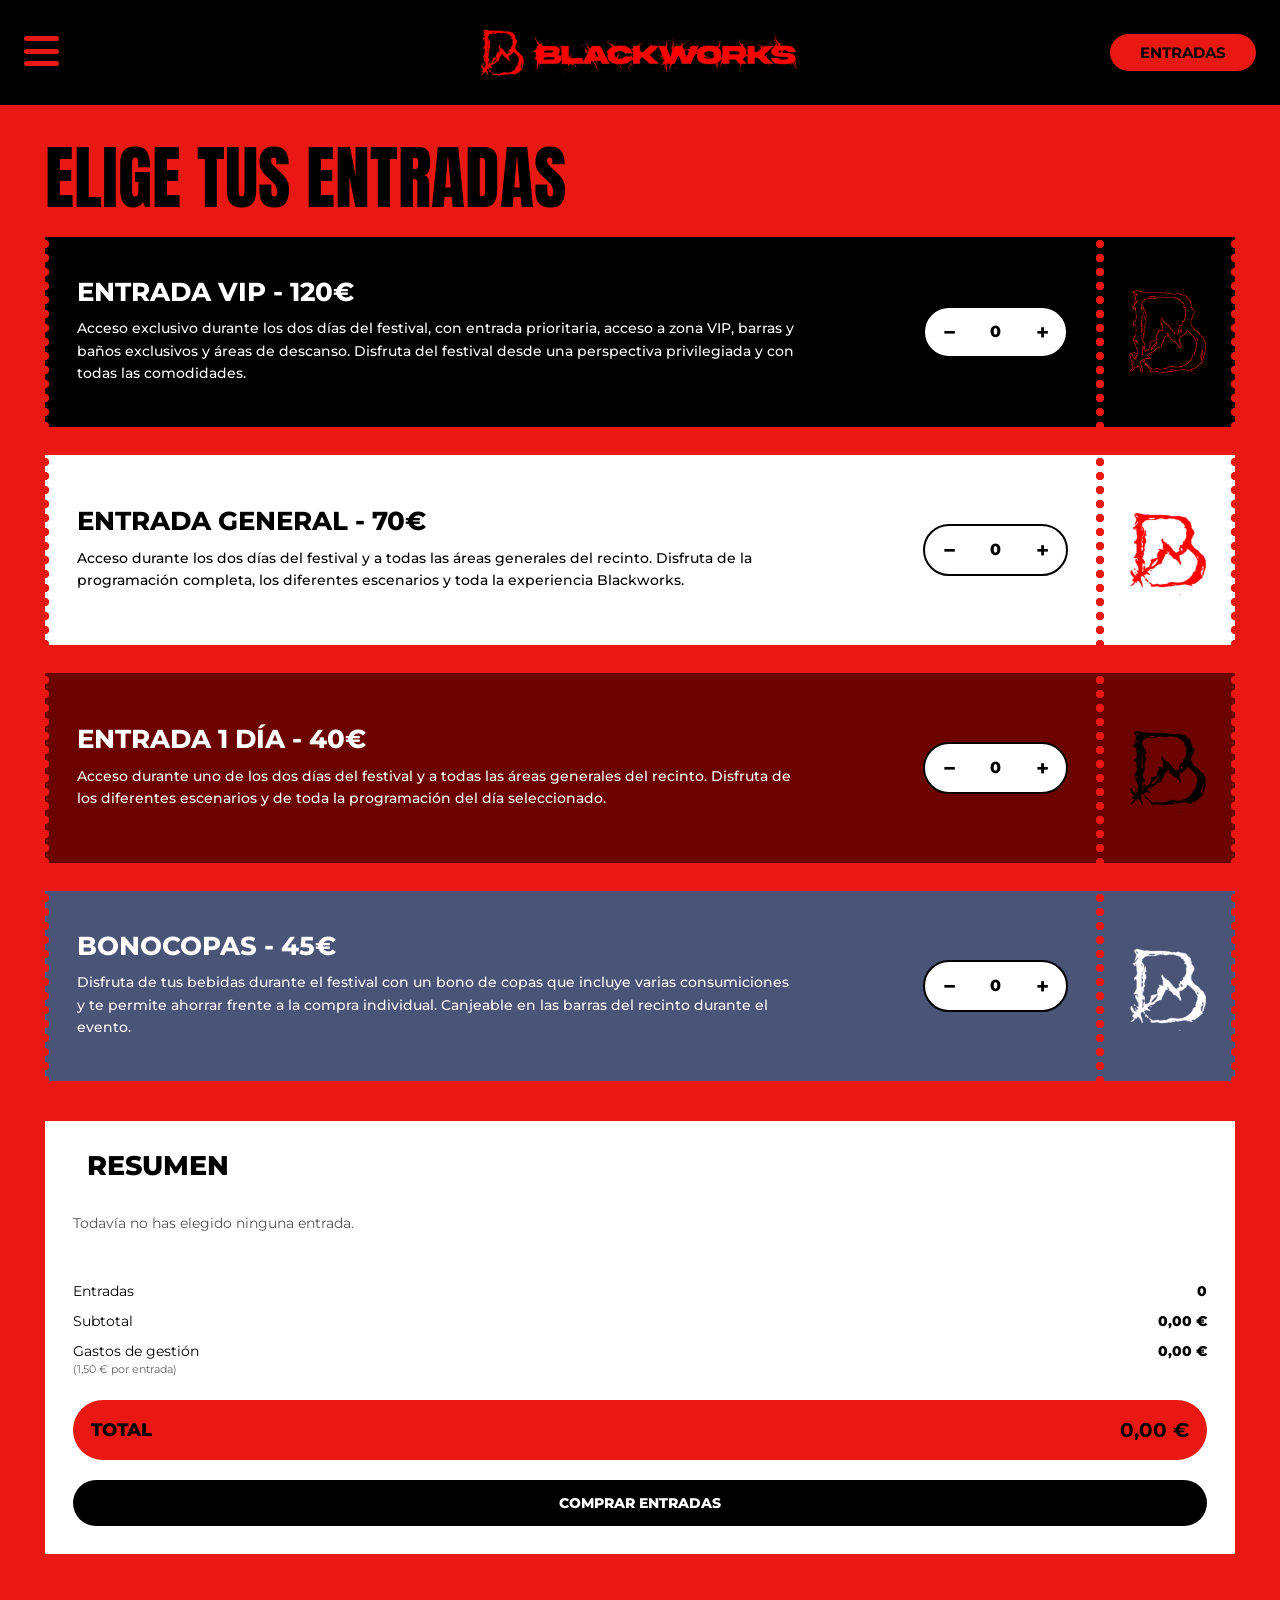
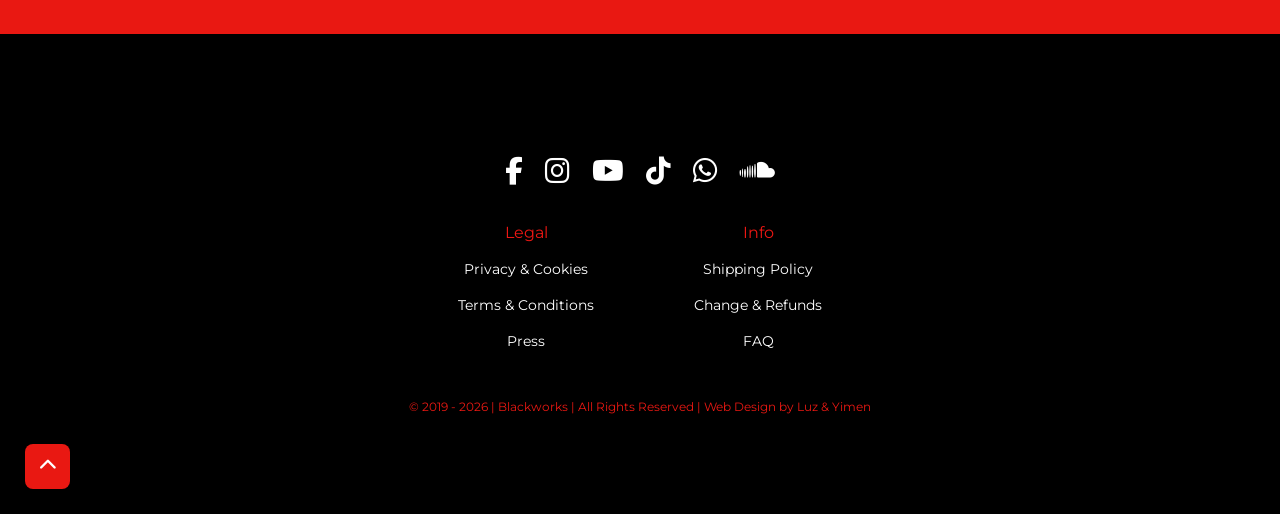
<file: tickets.html>
<!doctype html>
<html lang="es">
  <head>
    <meta charset="UTF-8" />
    <meta name="viewport" content="width=device-width, initial-scale=1.0" />
    <title>Festival Blackworks Madrid | Tickets</title>

    <link rel="stylesheet" href="style.css" />
    <link rel="icon" type="image/png" href="img/favicon.png" />
    <!-- tipografías -->
    <link rel="preconnect" href="https://fonts.googleapis.com" />
    <link rel="preconnect" href="https://fonts.gstatic.com" crossorigin />
    <link
      href="https://fonts.googleapis.com/css2?family=Anton&family=Montserrat:ital,wght@0,100..900;1,100..900&display=swap"
      rel="stylesheet"
    />
    <link
      rel="stylesheet"
      href="https://cdnjs.cloudflare.com/ajax/libs/font-awesome/6.5.2/css/all.min.css"
    />
  </head>

  <body class="tickets">
    <!-- nav -->
    <header class="navbar">
      <button class="menu">
        <i class="fa-solid fa-bars"></i>
      </button>

      <a href="index.html" class="logo">
        <img src="img/logoPrincipal.png" alt="Blackworks" />
      </a>

      <a href="tickets.html" class="entradas">ENTRADAS</a>
    </header>

    <!-- menuhamburguesa -->

    <div class="menuhamburguesa">
      <div class="menu-arriba">
        <button class="menu-cerrar">
          <i class="fa-regular fa-circle-xmark"></i>
        </button>

        <a href="index.html" class="menu-logo">
          <img src="img/logoPrincipal.png" alt="Blackworks" />
        </a>
      </div>

      <nav class="menuopciones">
        <a href="tickets.html">TICKETS</a>
        <a href="index.html#merch">MERCHANDISE</a>
        <a href="https://blackworks.es/events/">MÁS EVENTOS</a>
        <a href="https://blackworks.es/about-us/">ABOUT</a>
      </nav>
    </div>

    <!-- nav para compra de entradas -->
    <!-- <nav class="steps" aria-label="Pasos de compra">
      <span class="step is-active" aria-current="step">1.Entradas</span>
      <span class="step">2.Datos personales</span>
      <span class="step">3.Confirmación</span>
    </nav> -->

    <!-- tipos de entradas -->
    <section class="cajas" id="tickets">
      <div class="container">
        <div class="tickets-contenido">
          <!-- ENTRADAS -->

          <div class="entradas-lista">
            <div class="entradas-titulo">
              <h1>ELIGE TUS ENTRADAS</h1>
            </div>

            <ul class="ticketslista">
              <!-- TICKET VIP -->

              <li
                class="ticket vip"
                data-id="vip"
                data-nombre="Entrada VIP"
                data-precio="120"
              >
                <div class="ticket-main">
                  <div class="ticket-texto">
                    <h2>ENTRADA VIP - 120€</h2>

                    <p>
                      Acceso exclusivo durante los dos días del festival, con
                      entrada prioritaria, acceso a zona VIP, barras y baños
                      exclusivos y áreas de descanso. Disfruta del festival
                      desde una perspectiva privilegiada y con todas las
                      comodidades.
                    </p>
                  </div>
                  <div class="controles-ticket">
                    <button
                      type="button"
                      class="btn-restar"
                      aria-label="Restar entrada VIP"
                    >
                      −
                    </button>
                    <span
                      class="contador-ticket"
                      aria-label="Cantidad de entradas VIP"
                    >
                      0
                    </span>
                    <button
                      type="button"
                      class="btn-add btn-vip"
                      aria-label="Añadir entrada VIP"
                    >
                      +
                    </button>
                  </div>
                </div>
                <div class="ticket-stub ticket-vip-stub">
                  <img src="img/VIPlogo.png" alt="" />
                </div>
              </li>

              <!-- TICKET GENERAL -->
              <li
                class="ticket-general"
                data-id="general"
                data-nombre="Entrada General"
                data-precio="70"
              >
                <div class="ticket-main">
                  <div class="ticket-texto">
                    <h2>ENTRADA GENERAL - 70€</h2>
                    <p>
                      Acceso durante los dos días del festival y a todas las
                      áreas generales del recinto. Disfruta de la programación
                      completa, los diferentes escenarios y toda la experiencia
                      Blackworks.
                    </p>
                  </div>

                  <div class="controles-ticket">
                    <button
                      type="button"
                      class="btn-restar"
                      aria-label="Restar entrada general"
                    >
                      −
                    </button>

                    <span
                      class="contador-ticket"
                      aria-label="Cantidad de entradas generales"
                    >
                      0
                    </span>

                    <button
                      type="button"
                      class="btn-add btn-general"
                      aria-label="Añadir entrada general"
                    >
                      +
                    </button>
                  </div>
                </div>
                <div class="ticket-stub ticket-general-stub">
                  <img src="img/GENERALlogo.png" alt="" />
                </div>
              </li>

              <!-- TICKET 1 DÍA -->

              <li
                class="ticket-dia"
                data-id="undia"
                data-nombre="Entrada 1 Día"
                data-precio="40"
              >
                <div class="ticket-main">
                  <div class="ticket-texto">
                    <h2>ENTRADA 1 DÍA - 40€</h2>
                    <p>
                      Acceso durante uno de los dos días del festival y a todas
                      las áreas generales del recinto. Disfruta de los
                      diferentes escenarios y de toda la programación del día
                      seleccionado.
                    </p>
                  </div>
                  <div class="controles-ticket">
                    <button
                      type="button"
                      class="btn-restar"
                      aria-label="Restar entrada de 1 día"
                    >
                      −
                    </button>

                    <span
                      class="contador-ticket"
                      aria-label="Cantidad de entradas de 1 día"
                    >
                      0
                    </span>

                    <button
                      type="button"
                      class="btn-add btn-undia"
                      aria-label="Añadir entrada de 1 día"
                    >
                      +
                    </button>
                  </div>
                </div>

                <div class="ticket-stub ticket-undia-stub">
                  <img src="img/DAYlogo.png" alt="" />
                </div>
              </li>

              <!-- BONOCOPAS -->

              <li
                class="ticket-bonocopas"
                data-id="bonocopas"
                data-nombre="Bonocopas"
                data-precio="45"
              >
                <div class="ticket-main">
                  <div class="ticket-texto">
                    <h2>BONOCOPAS - 45€</h2>

                    <p>
                      Disfruta de tus bebidas durante el festival con un bono de
                      copas que incluye varias consumiciones y te permite
                      ahorrar frente a la compra individual. Canjeable en las
                      barras del recinto durante el evento.
                    </p>
                  </div>
                  <div class="controles-ticket">
                    <button
                      type="button"
                      class="btn-restar"
                      aria-label="Restar bonocopas"
                    >
                      −
                    </button>
                    <span
                      class="contador-ticket"
                      aria-label="Cantidad de bonocopas"
                    >
                      0
                    </span>
                    <button
                      type="button"
                      class="btn-add btn-bonocopas"
                      aria-label="Añadir bonocopas"
                    >
                      +
                    </button>
                  </div>
                </div>
                <div class="ticket-stub ticket-bonocopas-stub">
                  <img src="img/BONOlogo.png" alt="" />
                </div>
              </li>
            </ul>
          </div>
          <!-- resumen de compra -->

          <aside class="resumen" aria-label="Resumen de compra">
            <div class="resumen-cabecera">
              <span class="resumen-numero"> </span>

              <h2>RESUMEN</h2>
            </div>

            <div class="resumen-vacio" id="resumenvacio">
              Todavía no has elegido ninguna entrada.
            </div>

            <div class="resumen-entradas" id="resumenentradas"></div>

            <div class="resumen-linea"></div>

            <div class="resumen-datos">
              <div class="resumen-fila">
                <span>Entradas</span>

                <strong id="resumencantidad"> 0 </strong>
              </div>

              <div class="resumen-fila">
                <span>Subtotal</span>

                <strong id="resumensubtotal"> 0,00 € </strong>
              </div>

              <div class="resumen-fila gestion">
                <div>
                  <span>Gastos de gestión</span>

                  <small> (1,50 € por entrada) </small>
                </div>

                <strong id="resumengestion"> 0,00 € </strong>
              </div>
            </div>

            <div class="resumen-total">
              <span>TOTAL</span>

              <strong id="resumentotal"> 0,00 € </strong>
            </div>

            <button type="button" id="comprar" class="btn-comprar" disabled>
              COMPRAR ENTRADAS
            </button>
          </aside>
        </div>
      </div>
    </section>

<!-- formulario de compra -->
<section class="section" id="fase1">

  <div class="formulario">

    <div class="formulario-titulo">
      <h1>DATOS PERSONALES</h1>
    </div>

    <p class="formulario-texto">
      Introduce tus datos para continuar con la compra.
    </p>

    <input
      type="text"
      id="nombre"
      placeholder="Escribe tu nombre y apellidos"
    />

    <input
      type="email"
      id="correo"
      placeholder="Escribe tu correo electrónico"
    />

    <select id="tipo" aria-label="Tipo de entrada"></select>

    <div class="compra-resumen">
      <h2>Tu compra</h2>
      <div id="resumenformulario"></div>
    </div>

    <div class="total">
      Coste total de las entradas:
      <span id="preciototal">0,00 €</span>
    </div>

    <p id="errorform" class="error-form" role="alert"></p>

    <button type="button" id="confirmar" class="btn-confirmar">
      CONFIRMAR
    </button>

  </div>

  <div class="navegacion" id="navegacioncompra">
    <button id="anterior" class="boton" type="button">
      ATRÁS
    </button>
  </div>

</section>

<!-- confirmación de compra -->
<section class="fase" id="fase2">

  <div class="tarjeta">

    <div class="imagenfinal">
      <img src="img/imagencompra.png" alt="Blackworks" />
    </div>

    <div class="gracias">
      <h1>YA ESTÁS DENTRO</h1>
      <p>
       Tu acceso a BLACKWORKS WEEKEND FESTIVAL está asegurado. 
       Prepárate para una experiencia de hard techno, newstyle, raw y uptempo.
      </p>
    </div>

    <div class="textofinal">
      <h3 id="titulofinal"></h3>
      <div id="datosfinal"></div>
    </div>

    <div class="codigo">
      <img src="img/codigo.png" alt="Código QR" />
      <button class="descargapdf" type="button">
        Descargar PDF
      </button>
    </div>

  </div>

</section>

<!-- footer -->

    <footer class="footer">
      <div class="footer-redes">
        <a href="https://www.facebook.com/blackworksclub">
          <i class="fa-brands fa-facebook-f"></i>
        </a>
        <a href="https://www.instagram.com/blackworksclub/">
          <i class="fa-brands fa-instagram"></i>
        </a>
        <a href="https://www.youtube.com/c/BlackworksClub">
          <i class="fa-brands fa-youtube"></i>
        </a>
        <a href="https://www.tiktok.com/@blackworksofficial">
          <i class="fa-brands fa-tiktok"></i>
        </a>
        <a href="https://web.whatsapp.com">
          <i class="fa-brands fa-whatsapp"></i>
        </a>
        <a href="https://soundcloud.com/blackworksclub">
          <i class="fa-brands fa-soundcloud"></i>
        </a>
      </div>
      <div class="footer-enlaces">
        <div class="footer-columna">
          <p>Legal</p>
          <a href="https://blackworks.es/privacy-cookies-polices/"
            >Privacy & Cookies</a
          >
          <a href="https://blackworks.es/terms-and-conditions/"
            >Terms & Conditions</a
          >
          <a href="https://blackworks.es/#">Press</a>
        </div>
        <div class="footer-columna">
          <p>Info</p>
          <a href="https://blackworks.es/shipping-policy/">Shipping Policy</a>
          <a href="https://blackworks.es/changes-refunds/">Change & Refunds</a>
          <a href="https://blackworks.es/faq/">FAQ</a>
        </div>
      </div>
      <p class="footer-copy">
        © 2019 - 2026 | Blackworks | All Rights Reserved | Web Design by
        <a href="#">Luz & Yimen</a>
      </p>
      <button class="volver-arriba" aria-label="Volver arriba">
        <i class="fa-solid fa-chevron-up"></i>
      </button>
    </footer>
    <!-- enlace js -->
    <script src="js/javascript.js"></script>
    <script src="js/compra.js"></script>
  </body>
</html>
</file>
<file: style.css>
:root {
  --primary-color: #e91812;
  --secondary-color: #000;
  --ticketblue: #4a5476;
  --ticketred: #6b0300;
  --white: #fff;
  --primary-font: "Montserrat", sans-serif;
  --secundary-font: "Anton", sans-serif;
  --radio-boton: 30px; /* radio TODOS los botones */
  --padding-boton: 9px 30px; /* padding para TODOS los botones */
  --nav-height: 105px; /* altura de la barra de navegación */
}

* {
  margin: 0;
  padding: 0;
  box-sizing: border-box;
}

/* para q no haya scroll horizontal */
html,
body {
  max-width: 100%;
  overflow-x: hidden;
}

body {
  font-family: var(--primary-font);
  background-color: var(--primary-color);

  /* color: #000; */
}

/* los anclas no quedan tapadas por el menú fijo */
html {
  scroll-behavior: smooth;
  scroll-padding-top: calc(var(--nav-height) + 16px);
}

a {
  text-decoration: none;
  color: inherit;
}

/* botones */
ul {
  list-style: none;
}

img {
  display: block;
  max-width: 100%;
}
.oculto {
  display: none !important;
}

/* nav */

.navbar {
  height: var(--nav-height);
  background-color: var(--secondary-color);
  display: flex;
  align-items: center;
  justify-content: space-between;
  padding: 0 24px;
  position: fixed;
  top: 0;
  left: 0;
  width: 100%;
  z-index: 1000;
}

.menu {
  background: none;
  border: none;
  padding: 0;
  color: var(--primary-color);
  font-size: 40px;
  cursor: pointer;
}

.logo {
  position: absolute;
  left: 50%;
  transform: translateX(-50%);
}

.logo img {
  width: 320px;
}

.entradas {
  background-color: var(--primary-color);
  color: var(--secondary-color);
  font-weight: 700;
  font-size: 15px;
  padding: var(--padding-boton);
  border-radius: var(--radio-boton);
  transition: 0.2s;
}

.entradas:hover {
  background-color: var(--secondary-color);
  color: var(--primary-color);
}

/* DESPLEGABLE BURGER */
.menuhamburguesa {
  position: fixed;
  top: 0;
  left: 0;
  width: 100%;
  height: 100vh;
  background-color: rgba(0, 0, 0, 0.75);
  backdrop-filter: blur(10px);
  /* -webkit-backdrop-filter: blur(10px); */
  z-index: 2000;
  display: none;
}

.menu-arriba {
  position: relative;
  height: var(--nav-height);
}

.menu-cerrar {
  position: absolute;
  left: 24px;
  top: 30px;
  background: none;
  border: none;
  padding: 0;
  color: var(--primary-color);
  font-size: 40px;
  cursor: pointer;
}

.menu-logo {
  position: absolute;
  left: 50%;
  top: 23px;
  transform: translateX(-50%);
}

.menu-logo img {
  width: 320px;
}

.menuopciones {
  display: flex;
  flex-direction: column;
  margin-left: 24px;
  margin-top: 20px;
}

.menuopciones a {
  font-family: var(--secundary-font);
  font-size: 70px;
  color: var(--primary-color);
  margin-bottom: 18px;
}

.menuopciones a:hover {
  color: var(--white);
  transition: 0.2s;
}

/* HOME */

.home {
  height: 100vh;
  position: relative;
}

.home video {
  width: 100%;
  height: 100%;
  object-fit: cover;
}

.home-texto {
  position: absolute;
  top: 50%;
  left: 50%;
  transform: translate(-50%, -50%);
  text-align: center;
  color: var(--white);
  width: 100%;
}

.home-texto p:first-child {
  font-size: 28px;
  font-weight: 700;
}

.home-texto h1 {
  font-family: var(--secundary-font);
  font-size: 70px;
  color: var(--white);
}

.home-texto p:last-child {
  font-size: 24px;
  font-weight: 450;
  margin-top: 10px;
}

.entradas-home {
  display: none;
}
/* CARRUSEL TICKETS */

.ticketscarrusel {
  background-color: var(--secondary-color);
  overflow: hidden;
  padding: 20px 0;
  position: absolute;
  bottom: 0;
  left: 0;
  width: 100%;
  z-index: 10;
}

.ticketscarrusel-texto {
  display: flex;
  width: max-content;
  animation: moverTickets 15s linear infinite;
}

.ticketscarrusel-grupo {
  display: flex;
  gap: 60px;
  padding-right: 60px;
}

.ticketscarrusel a {
  color: inherit;
  text-decoration: none;
}

@keyframes moverTickets {
  from {
    transform: translateX(0);
  }

  to {
    transform: translateX(-50%);
  }
}
.ticketscarrusel-texto span {
  font-family: var(--primary-font);
  font-size: 40px;
  color: var(--primary-color);
  font-weight: 800;
  white-space: nowrap;
}

/* textos info*/

.info {
  background-color: var(--primary-color);
  position: relative;
  height: 700px;
  padding: 40px 60px;
  margin-top: 90px;
}

.info-texto {
  position: absolute;
  width: 45%;
}

.info-texto p {
  font-family: var(--secundary-font);
  font-size: 50px;
  font-weight: 700;
  line-height: 1.2;
}

.info-texto:first-child {
  top: 100px;
  left: 160px;
}

.info-texto:last-child {
  right: 160px;
  bottom: 150px;
  text-align: right;
}

/* carrusel logos */

.logo-tira {
  display: flex;
  width: max-content;
  animation: moverLogos 15s linear infinite;
}

.logo-grupo {
  display: flex;
  gap: 60px;
  margin-right: 60px;
}

@keyframes moverLogos {
  from {
    transform: translateX(0);
  }

  to {
    transform: translateX(-50%);
  }
}

.logo-tira img {
  width: 70px;
  flex-shrink: 0;
}

/* Lineup */

.artistas {
  padding: 70px 50px 120px;
  min-height: 1400px;
}

.artistas h2 {
  font-family: var(--secundary-font);
  font-size: 140px;
  margin-top: 80px;
  margin-bottom: 80px;
  margin-left: 115px;
}

.artistas-lineup {
  display: flex;
  flex-direction: column;
  gap: 18px;
  width: 85%;
  margin: 0 auto;
}

.fila-artistas {
  display: flex;
  align-items: center;
  font-family: var(--secundary-font);
  font-size: 115px;
  line-height: 1;
  justify-content: space-between;
}

.fila-artistas img {
  width: 170px;
  height: 110px;
  object-fit: cover;
  flex-shrink: 0;
}

.fila-2 img:first-of-type {
  width: 310px;
}

.fila-3 img {
  width: 240px;
}

.fila-4 img {
  width: 850px;
}

.fila-8 img {
  width: 430px;
  object-position: center 25%;
}

.fila-9 img:first-of-type {
  width: 310px;
}

/* MERCH */

.merch {
  padding: 85px 55px 45px;
}

.merch-titulo {
  font-family: var(--primary-font);
  font-size: 30px;
  font-weight: 800;
  color: var(--secondary-color);
  margin-bottom: 50px;
  margin-left: 50px;
}

.merch-galeria {
  display: grid;
  grid-template-columns: repeat(4, 350px);
  justify-content: center;
  column-gap: 25px;
  row-gap: 35px;
}

.merch-img {
  width: 350px;
  height: 450px;
  overflow: hidden;
}

.merch-img img {
  width: 100%;
  height: 100%;
  object-fit: cover;
  transition: transform 0.3s ease;
}

.merch-img:hover img {
  transform: scale(1.1);
}

.merch-caja figcaption {
  font-family: var(--primary-font);
  font-size: 15px;
  color: var(--white);
  margin-top: 15px;
  line-height: 1.5;
  font-weight: 700;
}

.merch-caja figcaption + figcaption {
  margin-top: 3px;
  font-weight: 400;
  font-size: 14px;
}

/* DANCE */

.dance {
  background-color: var(--primary-color);
  padding: 200px 70px 200px;
}

.dance-texto p {
  font-family: var(--secundary-font);
  font-size: 200px;
  font-weight: 900;
  line-height: 0.95;
  color: var(--black);
  margin: 0 0 25px;
  white-space: nowrap;
  text-align: center;
}

/* FOOTER */
.footer {
  background-color: var(--secondary-color);
  height: 480px;
  position: relative;
  padding-top: 120px;
}
.footer-redes {
  display: flex;
  justify-content: center;
  gap: 22px;
}
.footer-redes a {
  color: white;
  font-size: 28px;
}
.footer-redes a:hover {
  color: var(--primary-color);
}
.footer-enlaces {
  display: flex;
  justify-content: center;
  gap: 100px;
  margin-top: 35px;
}
.footer-columna {
  text-align: center;
}
.footer-columna p {
  color: #ed1713;
  margin: 0 0 18px;
}
.footer-columna a {
  display: block;
  color: white;
  font-size: 14px;
  margin-bottom: 18px;
  text-decoration: none;
}
.footer-columna a:hover {
  text-decoration: underline;
}
.footer-copy {
  position: absolute;
  bottom: 100px;
  width: 100%;
  text-align: center;
  color: var(--primary-color);
  font-size: 12px;
  margin: 0;
}
.footer-copy a {
  color: var(--primary-color);
  text-decoration: none;
}
.footer-copy a:hover {
  text-decoration: underline;
}
.volver-arriba {
  position: absolute;
  bottom: 25px;
  left: 25px;
  width: 45px;
  height: 45px;
  background-color: var(--primary-color);
  border: none;
  border-radius: 8px;
  color: var(--white);
  font-size: 18px;
  cursor: pointer;
}

/* MEDIAQUERIES RESOPONSIVE pantallamedia */

@media (min-width: 1101px) and (max-width: 1500px) {
  /* INFO */

  .info-texto {
    width: 40%;
  }

  .info-texto p {
    font-size: 38px;
  }

  .info-texto:first-child {
    left: 100px;
  }

  .info-texto:last-child {
    right: 100px;
  }

  /* ARTISTS */

  .artistas {
    padding: 60px 40px 100px;
    min-height: 1200px;
  }

  .artistas h2 {
    font-size: 110px;
    margin-top: 60px;
    margin-bottom: 60px;
    width: 90%;
    max-width: 1000px;
    margin-left: auto;
    margin-right: auto;
  }

  .artistas-lineup {
    width: 90%;
    max-width: 1000px;
    margin: 0 auto;
    gap: 16px;
  }

  .fila-artistas {
    font-size: 85px;
  }

  .fila-artistas img {
    width: 140px;
    height: 90px;
  }

  .fila-2 img:first-of-type {
    width: 250px;
  }

  .fila-3 img {
    width: 200px;
  }

  .fila-4 img {
    width: 650px;
  }

  .fila-8 img {
    width: 350px;
  }

  .fila-9 img:first-of-type {
    width: 250px;
  }

  /* MERCH */

  .merch {
    padding: 70px 40px 45px;
  }

  .merch-titulo {
    font-size: 26px;
    margin-left: 20px;
    margin-bottom: 40px;
  }

  .merch-galeria {
    width: 90%;
    margin: 0 auto;
    grid-template-columns: repeat(4, 1fr);
    column-gap: 25px;
    row-gap: 30px;
  }

  .merch-img {
    width: 100%;
    height: auto;
    aspect-ratio: 350 / 450;
  }

  .merch-caja figcaption {
    font-size: 13px;
  }

  /* DANCE */

  .dance {
    padding: 150px 40px;
  }

  .dance-texto p {
    font-size: 15vw;
    margin-bottom: 20px;
  }
}

/* Tablet */

@media (min-width: 600px) and (max-width: 1100px) {
  /* NAVBAR */

  .navbar {
    padding: 0 18px;
  }

  .menu {
    font-size: 4.3vw;
  }

  .logo img {
    width: 35vw;
  }

  .entradas {
    font-size: 1.9vw;
    padding: 8px 29px;
  }

  /* MENU HAMBURGUESA */

  .menu-cerrar {
    left: 18px;
    top: 25px;
    font-size: 4.8vw;
  }

  .menu-logo {
    top: 18px;
  }

  .menu-logo img {
    width: 36vw;
    max-width: 320px;
  }

  .menuopciones {
    margin-left: 18px;
    margin-top: 30px;
  }

  .menuopciones a {
    font-size: 8.5vw;
    margin-bottom: 20px;
  }

  /* HOME */

  .home-texto p:first-child {
    font-size: 22px;
  }

  .home-texto h1 {
    font-size: 55px;
  }

  .home-texto p:last-child {
    font-size: 18px;
  }

  /* carruselTICKETS */

  .ticketscarrusel {
    padding: 15px 0;
  }

  .ticketscarrusel-grupo {
    gap: 40px;
    padding-right: 40px;
  }

  .ticketscarrusel-texto span {
    font-size: 5cqh;
  }

  /* INFO */

  .info {
    height: 550px;
    padding: 30px 40px;
  }

  .info-texto {
    width: 42%;
  }

  .info-texto p {
    font-size: 4.2vw;
  }

  .info-texto:first-child {
    top: 80px;
    left: 60px;
  }

  .info-texto:last-child {
    right: 60px;
    bottom: 100px;
  }

  /* CARRUSEL LOGOS */

  .logo-grupo {
    gap: 40px;
    margin-right: 40px;
  }

  .logo-tira img {
    width: 5.5vw;
    max-width: 60px;
  }

  /* ARTISTS */

  .artistas {
    padding: 50px 25px 80px;
    min-height: 950px;
  }

  .artistas h2 {
    font-size: 10vw;
    margin-top: 45px;
    margin-bottom: 45px;
    width: 90%;
    max-width: 850px;
    margin-left: auto;
    margin-right: auto;
  }

  .artistas-lineup {
    width: 90%;
    max-width: 850px;
    gap: 12px;
  }

  .fila-artistas {
    font-size: 6.8vw;
  }

  .fila-artistas img {
    width: 90px;
    height: 65px;
  }

  .fila-2 img:first-of-type {
    width: 170px;
  }

  .fila-3 img {
    width: 140px;
  }

  .fila-4 img {
    width: 55vw;
    max-width: 450px;
  }

  .fila-8 img {
    width: 40vw;
    max-width: 250px;
  }

  .fila-9 img:first-of-type {
    width: 170px;
  }

  /* MERCH */

  .merch {
    padding: 60px 30px 40px;
  }

  .merch-titulo {
    font-size: 2.5vw;
    margin-left: 20px;
    margin-bottom: 35px;
  }

  .merch-galeria {
    width: 90%;
    margin: 0 auto;
    grid-template-columns: repeat(4, 1fr);
    column-gap: 20px;
    row-gap: 30px;
  }

  .merch-img {
    width: 100%;
    height: auto;
    aspect-ratio: 350 / 450;
  }

  .merch-caja figcaption {
    font-size: 1.3vw;
    margin-top: 10px;
  }

  .merch-caja figcaption + figcaption {
    font-size: 1.2vw;
    margin-top: 3px;
  }

  /* DANCE */

  .dance {
    padding: 120px 30px;
  }

  .dance-texto p {
    font-size: 12vw;
    margin-bottom: 15px;
  }

  /* FOOTER */

  .footer {
    height: 350px;
    padding-top: 70px;
  }

  .footer-redes {
    gap: 16px;
  }

  .footer-redes a {
    font-size: 20px;
  }

  .footer-enlaces {
    gap: 60px;
    margin-top: 22px;
  }

  .footer-columna p {
    margin-bottom: 10px;
    font-size: 13px;
  }

  .footer-columna a {
    font-size: 11px;
    margin-bottom: 10px;
  }

  .footer-copy {
    bottom: 65px;
    font-size: 9px;
  }

  .volver-arriba {
    bottom: 18px;
    left: 18px;
    width: 35px;
    height: 35px;
    font-size: 14px;
  }
}

/* movil */
@media (max-width: 599px) {
  /* HOME */

  .home-texto p:first-child {
    font-size: 16px;
  }

  .home-texto h1 {
    font-size: 33px;
  }

  .home-texto p:last-child {
    font-size: 14px;
  }
  .entradas-home {
    display: inline-block;
    margin-top: 22px;
    padding: var(--padding-boton);
    border-radius: var(--radio-boton);
    background-color: var(--primary-color);
    color: var(--secondary-color);
    font-family: var(--primary-font);
    font-size: 14px;
    font-weight: 800;
    transition: 0.2s;
  }

  .entradas-home:active {
    background-color: var(--secondary-color);
    color: var(--primary-color);
  }

  /* NAVBAR */

  .navbar {
    padding: 0 12px;
  }

  .menu {
    margin-left: 10px;
    font-size: 30px;
  }

  .logo img {
    width: 45vw;
    max-width: 210px;
  }

  .entradas {
    display: none;
  }

  /* MENU HAMBURGUESA */

  .menu-cerrar {
    left: 12px;
    top: 20px;
    font-size: 30px;
  }

  .menu-logo {
    top: 37px;
  }

  .menu-logo img {
    width: 45vw;
    max-width: 230px;
  }

  .menuopciones {
    margin-left: 12px;
    margin-top: 25px;
  }

  .menuopciones a {
    font-size: 12vw;
    margin-bottom: 16px;
  }

  /* CARRUSEL TICKETS */

  .ticketscarrusel {
    padding: 10px 0;
  }

  .ticketscarrusel-grupo {
    gap: 25px;
    padding-right: 25px;
  }

  .ticketscarrusel-texto span {
    font-size: 8vw;
  }

  /* INFO */

  .info {
    height: auto;
    padding: 60px 30px 70px;
    margin-top: 5px;
  }

  .info-texto {
    position: static;
    width: 100%;
  }

  .info-texto p {
    font-size: 8vw;
  }

  .info-texto:first-child {
    margin-bottom: 60px;
  }

  .info-texto:last-child {
    text-align: left;
  }

  /* CARRUSEL LOGOS */

  .logo-grupo {
    gap: 25px;
    margin-right: 25px;
  }

  .logo-tira img {
    width: 15vw;
    max-width: 45px;
  }

  /* ARTISTS */

  .artistas {
    padding: 40px 15px 70px;
    min-height: auto;
  }

  .artistas h2 {
    font-size: 18vw;
    margin-top: 30px;
    margin-bottom: 40px;
    margin-left: 0;
    text-align: center;
  }

  .artistas-lineup {
    width: 100%;
    margin: 0 auto;
    display: grid;
    grid-template-columns: minmax(0, 1fr) minmax(0, 1fr);
    gap: 14px 0;
  }

  .fila-artistas {
    display: contents;
  }

  .fila-artistas span,
  .fila-artistas img {
    align-self: center;
    justify-self: center;
  }

  .fila-artistas span {
    font-size: 10vw;
    line-height: 1;
    text-align: center;
    min-width: 0;
  }

  .fila-artistas img {
    width: 28vw;
    max-width: 160px;
    height: auto;
    aspect-ratio: 1.7 / 1;
    object-fit: cover;
  }

  .fila-1 span:first-child {
    margin-right: 10px;
  }

  .fila-1 span:nth-child(2) {
    margin-right: 15px;
  }

  .fila-9 span {
    margin-left: 40px;
  }

  .fila-9 img:last-child {
    transform: translateX(13px);
  }

  .fila-8 img {
    width: 160px;
    height: 94px;
    object-fit: cover;
  }

  .fila-3 img {
    width: 160px;
    height: 94px;
    object-fit: cover;
  }

  /* MERCH */

  .merch {
    padding: 50px 15px 35px;
  }

  .merch-titulo {
    font-size: 5vw;
    margin-left: 5px;
    margin-bottom: 30px;
  }

  .merch-galeria {
    width: 100%;
    grid-template-columns: repeat(2, 1fr);
    column-gap: 12px;
    row-gap: 25px;
  }

  .merch-img {
    width: 100%;
    height: auto;
    aspect-ratio: 350 / 450;
  }

  .merch-caja figcaption {
    font-size: 2.8vw;
    margin-top: 8px;
  }

  .merch-caja figcaption + figcaption {
    font-size: 2.6vw;
    margin-top: 2px;
  }

  /* DANCE */

  .dance {
    padding: 25px 15px 50px;
  }

  .dance-texto p {
    font-size: 13vw;
    margin-bottom: 10px;
  }

  /* FOOTER */

  .footer {
    height: 280px;
    padding-top: 50px;
  }

  .footer-redes {
    gap: 2.5vw;
  }

  .footer-redes a {
    font-size: 4vw;
  }

  .footer-enlaces {
    gap: 8vw;
    margin-top: 18px;
  }

  .footer-columna p {
    margin-bottom: 7px;
    font-size: 2.7vw;
  }

  .footer-columna a {
    font-size: 2.2vw;
    margin-bottom: 7px;
  }

  .footer-copy {
    bottom: 80px;
    font-size: 1.8vw;
  }

  .volver-arriba {
    bottom: 13px;
    left: 13px;
    width: 30px;
    height: 30px;
    font-size: 11px;
  }
}

/* LUZZZZZZ */

/* fase entradas */
body.tickets {
  padding-top: calc(var(--nav-height) + 40px);
  margin: 0;
}

.cajas {
  width: 100%;
  min-height: calc(100vh - var(--nav-height) - 78px);
  padding: 0 45px 80px;
}

.cajas .container {
  width: 100%;
  max-width: 1500px;
  margin: 0 auto;
}

.tickets-contenido {
  display: grid;
  grid-template-columns: minmax(0, 1fr) 380px;
  gap: 40px;
  align-items: start;
}

/* lista entradas */

.entradas-lista {
  min-width: 0;
}

.entradas-titulo {
  margin-bottom: 25px;
}

.entradas-titulo h1 {
  font-family: var(--secundary-font);
  font-size: 70px;
  font-weight: 500;
  line-height: 0.95;
  color: var(--secondary-color);
}

.ticketslista {
  list-style: none;
  display: grid;
  gap: 28px;
  width: 100%;
}

/* tickets */

.ticket,
.ticket-dia,
.ticket-bonocopas,
.ticket-general {
  display: flex;
  width: 100%;
  min-width: 0;
  min-height: 190px;
  gap: 0;
  color: var(--ticket-color);
  transition: transform 0.25s ease;
}

.ticket:hover,
.ticket-dia:hover,
.ticket-bonocopas:hover,
.ticket-general:hover {
  transform: translateY(-4px);
}

/* COLORES */

.ticket.vip {
  --ticket-bg: var(--secondary-color);
  --ticket-color: var(--white);
}

.ticket-general {
  --ticket-bg: var(--white);
  --ticket-color: var(--secondary-color);
}

.ticket-dia {
  --ticket-bg: var(--ticketred);
  --ticket-color: var(--white);
}

.ticket-bonocopas {
  --ticket-bg: var(--ticketblue);
  --ticket-color: var(--white);
}

.ticket-main {
  position: relative;
  flex: 1;
  min-width: 0;
  display: flex;
  align-items: center;
  justify-content: space-between;
  gap: 30px;
  padding: 30px 32px;
  background: var(--ticket-bg);
  overflow: hidden;
}

/* bordes */

.ticket-main::before,
.ticket-main::after {
  content: "";
  position: absolute;
  top: 0;
  bottom: 0;
  width: 10px;
  pointer-events: none;
  background: radial-gradient(
      circle at 0 50%,
      var(--primary-color) 4px,
      transparent 4.5px
    )
    0 0 / 10px 14px repeat-y;
}

.ticket-main::before {
  left: 0;
}

.ticket-main::after {
  right: 0;
  transform: scaleX(-1);
}

/* infotexto */

.ticket-texto {
  min-width: 0;
  flex: 1;
}

.ticket-texto h2 {
  margin-bottom: 12px;
  font-family: var(--primary-font);
  font-size: clamp(1.3rem, 2vw, 2rem);
  font-weight: 750;
  line-height: 1.05;
}

.ticket-texto p {
  max-width: 720px;
  font-size: 0.9rem;
  line-height: 1.55;
  font-weight: 500;
}

/* controles cantidad */

.controles-ticket {
  flex-shrink: 0;
  display: flex;
  align-items: center;
  justify-content: center;
  height: 52px;
  border: 2px solid var(--secondary-color);
  background: var(--white);
  color: var(--secondary-color);
  border-radius: var(--radio-boton);
  overflow: hidden;
}

.controles-ticket button {
  width: 48px;
  height: 48px;
  display: flex;
  align-items: center;
  justify-content: center;
  border: 0;
  background: transparent;
  color: var(--secondary-color);
  font-family: var(--primary-font);
  font-size: 1.35rem;
  font-weight: 700;
  cursor: pointer;
  transition:
    background-color 0.2s,
    color 0.2s;
}

.controles-ticket button:hover {
  background: var(--primary-color);
  color: var(--secondary-color);
}

.contador-ticket {
  width: 45px;
  text-align: center;
  font-size: 1rem;
  font-weight: 800;
}

/* stub tickets */
.ticket-stub {
  position: relative;
  flex: 0 0 135px;
  display: flex;
  align-items: center;
  justify-content: center;
  padding: 18px;
  background: var(--ticket-bg);
  overflow: hidden;
}

.ticket-stub::before,
.ticket-stub::after {
  content: "";
  position: absolute;
  top: 0;
  bottom: 0;
  width: 10px;
  pointer-events: none;
  background: radial-gradient(
      circle at 0 50%,
      var(--primary-color) 4px,
      transparent 4.5px
    )
    0 0 / 10px 14px repeat-y;
}

.ticket-stub::before {
  left: 0;
}

.ticket-stub::after {
  right: 0;

  transform: scaleX(-1);
}

.ticket-stub img {
  max-width: 100%;
  max-height: 100px;
  object-fit: contain;
}

.ticket-vip-stub {
  --ticket-bg: var(--secondary-color);
}

.ticket-general-stub {
  --ticket-bg: var(--white);
}

.ticket-undia-stub {
  --ticket-bg: var(--ticketred);
}

.ticket-bonocopas-stub {
  --ticket-bg: var(--ticketblue);
}

/* resumen */

.resumen {
  position: sticky;
  width: 100%;
  padding: 28px;
  background: var(--white);
  color: var(--secondary-color);
  margin-top: 90px;
}

/* Cabecera compra */

.resumen-cabecera {
  display: flex;
  align-items: center;
  gap: 14px;
  margin-bottom: 30px;
}

.resumen-cabecera h2 {
  font-size: 1.7rem;
  font-weight: 800;
}

.resumen-vacio {
  margin-bottom: 28px;
  color: #555;
  font-size: 0.9rem;
  line-height: 1.6;
}

.resumen-entradas {
  display: grid;
  gap: 14px;
  margin-bottom: 20px;
}

.resumen-entrada {
  display: flex;
  align-items: flex-start;
  justify-content: space-between;
  gap: 15px;
}

.resumen-entrada-texto {
  display: flex;
  flex-direction: column;
  gap: 3px;
  min-width: 0;
}

.resumen-entrada-nombre {
  font-size: 0.85rem;
  font-weight: 600;
}

.resumen-entrada-cantidad {
  font-size: 0.75rem;
  color: #555;
}

.resumen-entrada-precio {
  flex-shrink: 0;
  font-size: 0.85rem;
  font-weight: 800;
}

.resumen-datos {
  display: grid;
  gap: 14px;
}

.resumen-fila {
  display: flex;
  align-items: center;
  justify-content: space-between;
  gap: 15px;
  font-size: 0.85rem;
}

.resumen-fila strong {
  font-weight: 800;
}

.resumen-fila.gestion {
  align-items: flex-start;
}

.resumen-fila.gestion > div {
  display: flex;
  flex-direction: column;
  gap: 3px;
}

.resumen-fila small {
  color: #666;
  font-size: 0.7rem;
}

.resumen-total {
  display: flex;
  align-items: center;
  justify-content: space-between;
  gap: 15px;
  margin-top: 24px;
  padding: 18px;
  border-radius: var(--radio-boton);
  background: var(--primary-color);
  font-size: 1.15rem;
  font-weight: 800;
}

.resumen-total strong {
  font-size: 1.25rem;
}

.btn-comprar {
  width: 100%;
  margin-top: 20px;
  padding: 15px 18px;
  border: none;
  border-radius: var(--radio-boton);
  background: var(--secondary-color);
  color: var(--white);
  font-family: var(--primary-font);
  font-size: 0.85rem;
  font-weight: 800;
  cursor: pointer;
  transition:
    background-color 0.25s,
    color 0.25s,
    opacity 0.25s;
}

.btn-comprar:hover:not(:disabled) {
  color: var(--primary-color);
}

body.tickets.fase-2 {
  padding-top: var(--nav-height);
  background-color: var(--white);
}

#fase1 {
  position: relative;
  width: 100%;
  height: calc(100vh - var(--nav-height));
  min-height: 0;
  margin: 0;
  padding: 35px 30px 30px;
  background: var(--white);
  overflow: hidden;
}

#fase1 .formulario {
  display: grid;
  gap: 18px;
  width: 100%;
  max-width: 650px;
  margin: 20px auto 0;
}

.formulario-titulo {
  display: flex;
  align-items: center;
  gap: 14px;
  margin-bottom: 5px;
}

.formulario-titulo h1 {
  font-size: clamp(1.8rem, 4vw, 3rem);
  font-weight: 800;
}

.formulario-texto {
  margin-bottom: 10px;
  color: #555;
  font-size: 0.9rem;
}

#fase1 input {
  width: 100%;
  height: 50px;
  padding: 0 16px;
  border: 2px solid var(--secondary-color);
  border-radius: var(--radio-boton);
  background: var(--white);
  color: var(--secondary-color);
  font-family: var(--primary-font);
  font-size: 0.8rem;
}

#fase1 #tipo {
  display: none;
}

.compra-resumen {
  padding: 20px;
  border: 2px solid var(--secondary-color);
  border-radius: var(--radio-boton);
  background: #f5f5f5;
}

.compra-resumen h2 {
  margin-bottom: 15px;
  font-size: 1rem;
  font-weight: 800;
}

.formulario-entrada {
  display: flex;
  justify-content: space-between;
  gap: 15px;
  padding: 8px 0;
  border-bottom: 1px solid #ccc;
  font-size: 0.8rem;
}

.formulario-entrada:last-child {
  border-bottom: 0;
}

#fase1 .total {
  font-size: 0.9rem;
  font-weight: 800;
}

#fase1 .total span {
  font-size: 1rem;
}

.error-form {
  min-height: 1.2em;
  color: var(--primary-color);
  font-size: 0.8rem;
  font-weight: 800;
}

#fase1 .btn-confirmar {
  padding: 12px 30px;
  border: none;
  border-radius: var(--radio-boton);
  background: var(--primary-color);
  color: var(--secondary-color);
  font-family: var(--primary-font);
  font-size: 0.85rem;
  font-weight: 800;
  cursor: pointer;
  transition:
    background-color 0.25s,
    color 0.25s;
}

#fase1 .btn-confirmar:hover {
  background: var(--secondary-color);
  color: var(--primary-color);
}

body.tickets.fase-3 {
  padding-top: var(--nav-height);
  padding-bottom: 0;
  background-color: var(--ticketblue);
}

body.tickets.fase-3 .navegacion {
  display: none;
}

#fase2 {
  width: 100%;
  padding: 0;
  margin: 0;
  max-width: none;
}

#fase2 .tarjeta {
  display: grid;

  grid-template-columns: 1fr 1fr 280px;
  grid-template-rows: 70% 30%;

  grid-template-areas:
    "imagen imagen imagen"
    "gracias texto codigo";

  width: 100%;
  height: calc(100dvh - var(--nav-height));

  overflow: hidden;

  background: var(--ticketblue);
  color: var(--secondary-color);
}

#fase2 .imagenfinal {
  grid-area: imagen;

  min-height: 0;
  overflow: hidden;
}

#fase2 .imagenfinal img {
  display: block;

  width: 100%;
  height: 100%;

  object-fit: cover;
  object-position: center;
}

#fase2 .gracias {
  grid-area: gracias;

  align-self: center;

  min-height: 0;

  padding: 0 30px 0 36px;
  margin: 0;
}

#fase2 .gracias h1 {
  margin: 0 0 20px;

  font-family: var(--secundary-font);
  font-size: 4rem;
  line-height: 1.05;

  color: var(--secondary-color);
  letter-spacing: 0.04em;
}

#fase2 .gracias p {
  max-width: 560px;

  margin: 0;

  font-size: 1.2rem;
  line-height: 1.35;
  font-weight: 500;

  color: var(--secondary-color);
}

#fase2 .textofinal {
  grid-area: texto;
  align-self: start;
  display: block;
  padding: 110px 45px 0;
  margin: 0;
}

#fase2 .textofinal h3 {
  margin: 0 0 8px;

  font-size: 1.4rem;
  line-height: 1.15;
}

#fase2 .textofinal #datosfinal {
  font-size: 1rem;
  line-height: 1.4;
  font-weight: 500;
}

#fase2 .codigo {
  grid-area: codigo;
  align-self: center;
  display: flex;
  flex-direction: column;
  align-items: center;
  justify-content: center;
  gap: 6px;
  padding: 6px 66px 0 2px;
  transform: translateX(-25px);
}

#fase2 .codigo img {
  width: 135px;
  height: 135px;
  object-fit: contain;
  background: var(--white);
}

#fase2 .descargapdf {
  border: 0;
  background: transparent;
  color: var(--white);
  font-family: var(--primary-font);
  font-size: 0.65rem;
  font-weight: 800;
  cursor: pointer;
}

#fase2 .descargapdf:hover {
  text-decoration: underline;
}

#fase1 {
  position: relative;
}

.navegacion {
  position: absolute;
  left: 50px;
  bottom: 20px;

  z-index: 900;
  margin: 0;
}

.boton {
  min-width: 140px;
  padding: var(--padding-boton);

  border: none;
  border-radius: var(--radio-boton);

  font-family: var(--primary-font);
  font-size: 0.85rem;
  font-weight: 800;
}

#anterior {
  background: var(--secondary-color);
  color: var(--white);
}

#anterior:hover {
  background: var(--secondary-color);
  color: var(--primary-color);
}

.oculto {
  display: none !important;
}

/* responsive */

@media (max-width: 1300px) {
  .tickets-contenido {
    display: flex;
    flex-direction: column;
    gap: 40px;
  }

  .entradas-lista {
    width: 100%;
    font-size: 0.9rem;
    order: 1;
  }

  .resumen {
    position: static;
    width: 100%;
    margin-top: 0;
    font-size: 0.9rem;
    order: 2;
  }

  #fase2 {
    width: 100%;
    padding: 0;
    margin: 0;
  }

  #fase2 .tarjeta {
    display: flex;
    flex-direction: column;
    width: 100%;
    height: auto;
    min-height: 0;
    overflow: visible;
  }

  #fase2 .imagenfinal {
    order: 1;
    width: 100%;
    height: 45vw;
    max-height: 500px;
    overflow: hidden;
  }

  #fase2 .imagenfinal img {
    width: 100%;
    height: 100%;
    object-fit: cover;
  }

  #fase2 .gracias {
    order: 2;
    width: 100%;
    padding: 30px 45px 15px;
  }

  #fase2 .gracias h1 {
    font-size: 3.5rem;
    margin-bottom: 15px;
  }

  #fase2 .gracias p {
    max-width: 700px;
    font-size: 1.1rem;
  }

  #fase2 .textofinal {
    order: 3;
    width: 100%;
    padding: 10px 45px 20px;
  }

  #fase2 .codigo {
    order: 4;
    width: 100%;
    padding: 20px 45px 40px;
  }
}

@media (max-width: 800px) {
  body.tickets {
    padding-top: calc(var(--nav-height) + 40px);
  }

  .cajas {
    padding: 25px 18px 70px;
  }

  .tickets-contenido {
    gap: 30px;
  }

  .entradas-lista {
    width: 100%;
    order: 1;
  }

  .resumen {
    position: static;
    width: 100%;
    order: 2;
    padding: 22px;
  }

  .ticket,
  .ticket-dia,
  .ticket-bonocopas,
  .ticket-general {
    min-height: 0;
  }

  .ticket-main {
    flex-direction: column;
    align-items: stretch;
    gap: 20px;
    padding: 25px 22px;
  }

  .ticket-texto p {
    font-size: 0.8rem;
  }

  .controles-ticket {
    align-self: flex-end;
  }

  .ticket-stub {
    flex: 0 0 85px;
    padding: 10px;
  }

  .ticket-stub img {
    max-height: 70px;
  }

  .resumen {
    padding: 22px;
  }

  #fase1 {
    padding: 30px 18px 80px;
  }

  #fase2 {
    width: 100%;
    padding: 0;
    margin: 0;
  }

  #fase2 .tarjeta {
    display: flex;
    flex-direction: column;

    width: 100%;
    height: auto;
    min-height: 0;

    overflow: visible;
  }

  #fase2 .imagenfinal {
    order: 1;

    width: 100%;
    height: clamp(180px, 32vw, 350px);

    overflow: hidden;
  }

  #fase2 .imagenfinal img {
    width: 100%;
    height: 100%;

    display: block;

    object-fit: cover;
    object-position: center;
  }

  #fase2 .gracias {
    order: 2;

    width: 100%;

    padding: 25px 25px 15px;
    margin: 0;
  }

  #fase2 .gracias h1 {
    margin: 0 0 12px;

    font-size: 2.2rem;
    line-height: 1.1;
  }

  #fase2 .gracias p {
    max-width: none;

    margin: 0;

    font-size: 0.95rem;
    line-height: 1.5;
    font-weight: 500;
  }

  #fase2 .textofinal {
    order: 3;

    display: block;

    width: 100%;

    padding: 10px 25px 20px;
    margin: 0;
  }

  #fase2 .textofinal h3 {
    margin: 0 0 10px;

    font-size: 1.4rem;
    line-height: 1.1;
  }

  #fase2 .textofinal #datosfinal {
    font-size: 0.9rem;
    line-height: 1.5;
    font-weight: 500;
  }

  #fase2 .codigo {
    order: 4;

    display: flex;

    width: 100%;

    flex-direction: column;
    align-items: center;
    justify-content: center;

    gap: 8px;

    padding: 15px 25px 40px;
  }

  #fase2 .codigo img {
    width: 120px;
    height: 120px;

    object-fit: contain;
  }

  #fase2 .descargapdf {
    border: 0;

    background: transparent;

    color: var(--white);

    font-family: var(--primary-font);

    font-size: 0.75rem;
    font-weight: 800;

    cursor: pointer;
  }
}
</file>
